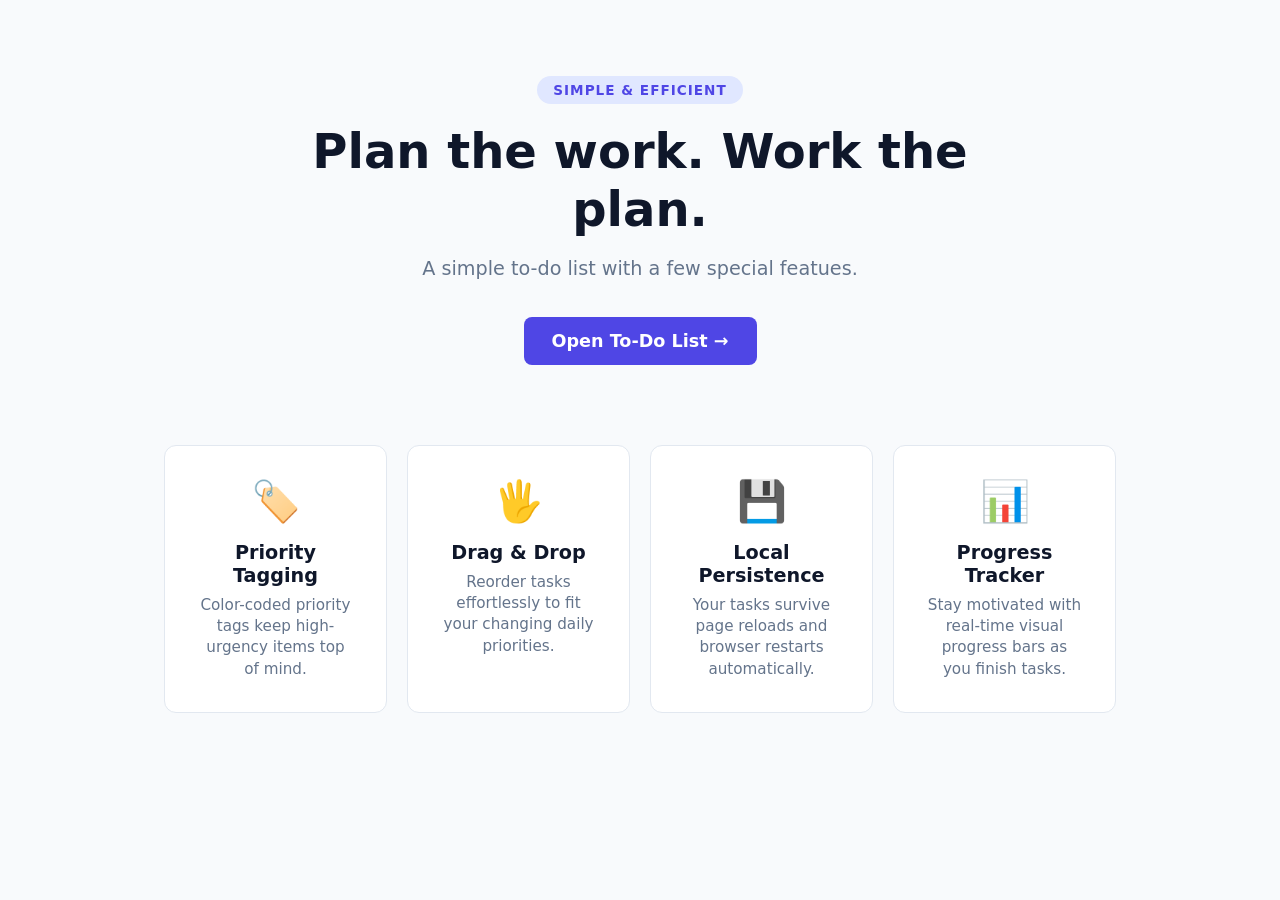
<file: index.html>
<!doctype html>
<html lang="en">
  <head>
    <meta charset="UTF-8" />
    <meta name="viewport" content="width=device-width, initial-scale=1.0" />
    <title>To-Do List</title>
    <link rel="stylesheet" href="style.css" />
  </head>
  <body class="landing-body">
    <header class="hero">
      <span class="badge">Simple & Efficient</span>
      <h1>Plan the work. Work the plan.</h1>
      <p>A simple to-do list with a few special featues.</p>
      <div class="cta-group">
        <a href="app.html" class="btn primary-btn">Open To-Do List →</a>
      </div>
    </header>

    <section class="features">
      <div class="feature-card">
        <div class="icon">🏷️</div>
        <h3>Priority Tagging</h3>
        <p>Color-coded priority tags keep high-urgency items top of mind.</p>
      </div>
      <div class="feature-card">
        <div class="icon">🖐️</div>
        <h3>Drag & Drop</h3>
        <p>Reorder tasks effortlessly to fit your changing daily priorities.</p>
      </div>
      <div class="feature-card">
        <div class="icon">💾</div>
        <h3>Local Persistence</h3>
        <p>
          Your tasks survive page reloads and browser restarts automatically.
        </p>
      </div>
      <div class="feature-card">
        <div class="icon">📊</div>
        <h3>Progress Tracker</h3>
        <p>
          Stay motivated with real-time visual progress bars as you finish
          tasks.
        </p>
      </div>
    </section>
  </body>
</html>
</file>
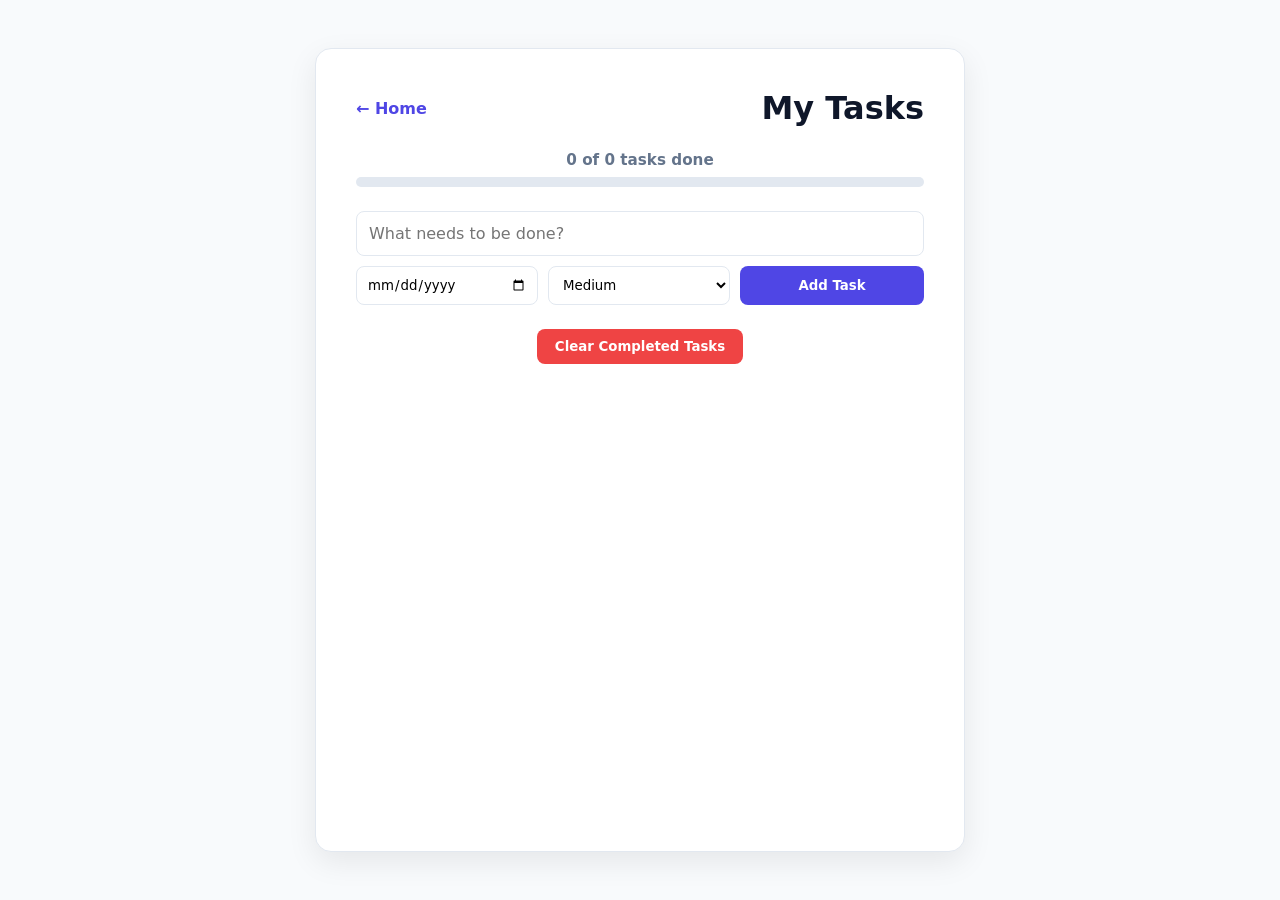
<file: app.html>
<!doctype html>
<html lang="en">
  <head>
    <meta charset="UTF-8" />
    <meta name="viewport" content="width=device-width, initial-scale=1.0" />
    <title>To-Do List</title>
    <link rel="stylesheet" href="style.css" />
  </head>
  <body class="app-body">
    <div class="container">
      <div class="app-header">
        <a href="index.html" class="back-link">← Home</a>
        <h1>My Tasks</h1>
      </div>

      <div class="progress-container">
        <p id="task-count">0 of 0 tasks done</p>
        <div class="progress-bar-bg">
          <div class="progress-bar-fill" id="progress-bar"></div>
        </div>
      </div>

      <div class="input-section">
        <input
          type="text"
          id="task-input"
          placeholder="What needs to be done?"
        />
        <input type="date" id="date-input" />
        <select id="priority-input">
          <option value="low">Low</option>
          <option value="medium" selected>Medium</option>
          <option value="high">High</option>
        </select>
        <button id="add-btn">Add Task</button>
      </div>

      <ul id="task-list"></ul>

      <div class="controls">
        <button id="clear-completed-btn">Clear Completed Tasks</button>
      </div>
    </div>

    <script src="script.js"></script>
  </body>
</html>
</file>
<file: style.css>
:root {
    --primary: #4f46e5;
    --primary-hover: #4338ca;
    --bg-color: #f8fafc;
    --card-bg: #ffffff;
    --text-color: #0f172a;
    --text-muted: #64748b;
    --border-color: #e2e8f0;
    
    --high-priority: #ef4444;
    --medium-priority: #f59e0b;
    --low-priority: #10b981;
    --completed: #94a3b8;
}

* { box-sizing: border-box; margin: 0; padding: 0; font-family: 'Segoe UI', system-ui, -apple-system, sans-serif; }

body { background-color: var(--bg-color); color: var(--text-color); min-height: 100vh; }

/* Global Buttons */
.btn { text-decoration: none; padding: 10px 20px; border-radius: 8px; font-weight: 600; display: inline-block; transition: all 0.2s ease; cursor: pointer; }
.primary-btn { background-color: var(--primary); color: white; border: none; font-size: 1.1rem; padding: 14px 28px; }
.primary-btn:hover { background-color: var(--primary-hover); transform: translateY(-2px); }
.nav-btn { background: #e0e7ff; color: var(--primary); }
.nav-btn:hover { background: #c7d2fe; }

/* ================= LANDING PAGE STYLES ================= */
.landing-body { display: flex; flex-direction: column; min-height: 100vh; }

.navbar { display: flex; justify-content: space-between; align-items: center; padding: 1.5rem 10%; background: white; border-bottom: 1px solid var(--border-color); }
.logo { font-size: 1.5rem; font-weight: 800; color: var(--primary); }

.hero { text-align: center; padding: 5rem 1rem 3rem 1rem; max-width: 800px; margin: 0 auto; }
.badge { background: #e0e7ff; color: var(--primary); font-size: 0.85rem; font-weight: 700; padding: 6px 16px; border-radius: 20px; text-transform: uppercase; letter-spacing: 1px; }
.hero h1 { font-size: 3rem; font-weight: 800; margin: 1.5rem 0 1rem; line-height: 1.2; }
.hero p { font-size: 1.2rem; color: var(--text-muted); margin-bottom: 2rem; line-height: 1.6; }

.features { display: grid; grid-template-columns: repeat(auto-fit, minmax(220px, 1fr)); gap: 20px; max-width: 1000px; margin: 2rem auto 4rem; padding: 0 1.5rem; }
.feature-card { background: white; padding: 2rem; border-radius: 12px; border: 1px solid var(--border-color); text-align: center; transition: transform 0.2s; }
.feature-card:hover { transform: translateY(-5px); box-shadow: 0 10px 25px rgba(0,0,0,0.05); }
.feature-card .icon { font-size: 2.5rem; margin-bottom: 1rem; }
.feature-card h3 { margin-bottom: 0.5rem; font-size: 1.2rem; }
.feature-card p { color: var(--text-muted); font-size: 0.95rem; line-height: 1.4; }

footer { margin-top: auto; padding: 2rem; text-align: center; border-top: 1px solid var(--border-color); color: var(--text-muted); font-size: 0.9rem; }

/* ================= APP PAGE STYLES ================= */
.app-body { display: flex; justify-content: center; padding: 3rem 1rem; }

.container { background: var(--card-bg); width: 100%; max-width: 650px; padding: 2.5rem; border-radius: 16px; box-shadow: 0 10px 30px rgba(0,0,0,0.08); border: 1px solid var(--border-color); }

.app-header { display: flex; align-items: center; justify-content: space-between; margin-bottom: 1.5rem; }
.back-link { text-decoration: none; color: var(--primary); font-weight: 600; }
.back-link:hover { text-decoration: underline; }

/* Progress Bar */
.progress-container { margin-bottom: 1.5rem; text-align: center; }
#task-count { font-weight: 600; color: var(--text-muted); font-size: 0.95rem; }
.progress-bar-bg { background: #e2e8f0; height: 10px; border-radius: 5px; margin-top: 8px; overflow: hidden; }
.progress-bar-fill { background: var(--low-priority); height: 100%; width: 0%; transition: width 0.3s ease; }

/* Input Section */
.input-section { display: flex; flex-wrap: wrap; gap: 10px; margin-bottom: 1.5rem; }
.input-section input[type="text"] { flex: 1 1 100%; padding: 12px; border: 1px solid var(--border-color); border-radius: 8px; font-size: 1rem; outline: none; }
.input-section input[type="text"]:focus { border-color: var(--primary); }
.input-section input[type="date"], .input-section select { flex: 1; padding: 10px; border: 1px solid var(--border-color); border-radius: 8px; outline: none; background: white; }
.input-section button { flex: 1; background: var(--primary); color: white; border: none; border-radius: 8px; cursor: pointer; padding: 12px; font-weight: bold; transition: background 0.2s; }
.input-section button:hover { background: var(--primary-hover); }

/* Task List */
ul { list-style-type: none; }
li { display: flex; align-items: center; justify-content: space-between; padding: 14px; background: #f8fafc; margin-bottom: 10px; border-radius: 8px; border-left: 5px solid var(--border-color); cursor: grab; transition: all 0.2s ease; border-top: 1px solid #f1f5f9; border-right: 1px solid #f1f5f9; border-bottom: 1px solid #f1f5f9; }
li:active { cursor: grabbing; }
li.dragging { opacity: 0.4; background: #e0e7ff; }
li.completed span { text-decoration: line-through; color: var(--completed); }

.task-info { display: flex; align-items: center; gap: 12px; flex: 1; }
.task-info input[type="checkbox"] { width: 18px; height: 18px; cursor: pointer; }
.task-meta { font-size: 0.8rem; color: var(--text-muted); margin-left: 10px; background: #e2e8f0; padding: 3px 8px; border-radius: 12px; }

/* Priority Colors */
li.priority-high { border-left-color: var(--high-priority); }
li.priority-medium { border-left-color: var(--medium-priority); }
li.priority-low { border-left-color: var(--low-priority); }

/* Buttons */
.task-actions button { background: none; border: none; cursor: pointer; padding: 6px; font-size: 1rem; transition: transform 0.1s; }
.task-actions button:hover { transform: scale(1.15); }

.controls { margin-top: 1.5rem; text-align: center; }
#clear-completed-btn { padding: 10px 18px; background: #ef4444; color: white; border: none; border-radius: 8px; cursor: pointer; font-weight: 600; transition: background 0.2s; }
#clear-completed-btn:hover { background: #dc2626; }

/* Responsive Adjustments */
@media (max-width: 600px) {
    .hero h1 { font-size: 2.2rem; }
    .input-section { flex-direction: column; }
    .task-info { flex-direction: column; align-items: flex-start; gap: 6px; }
}
</file>
